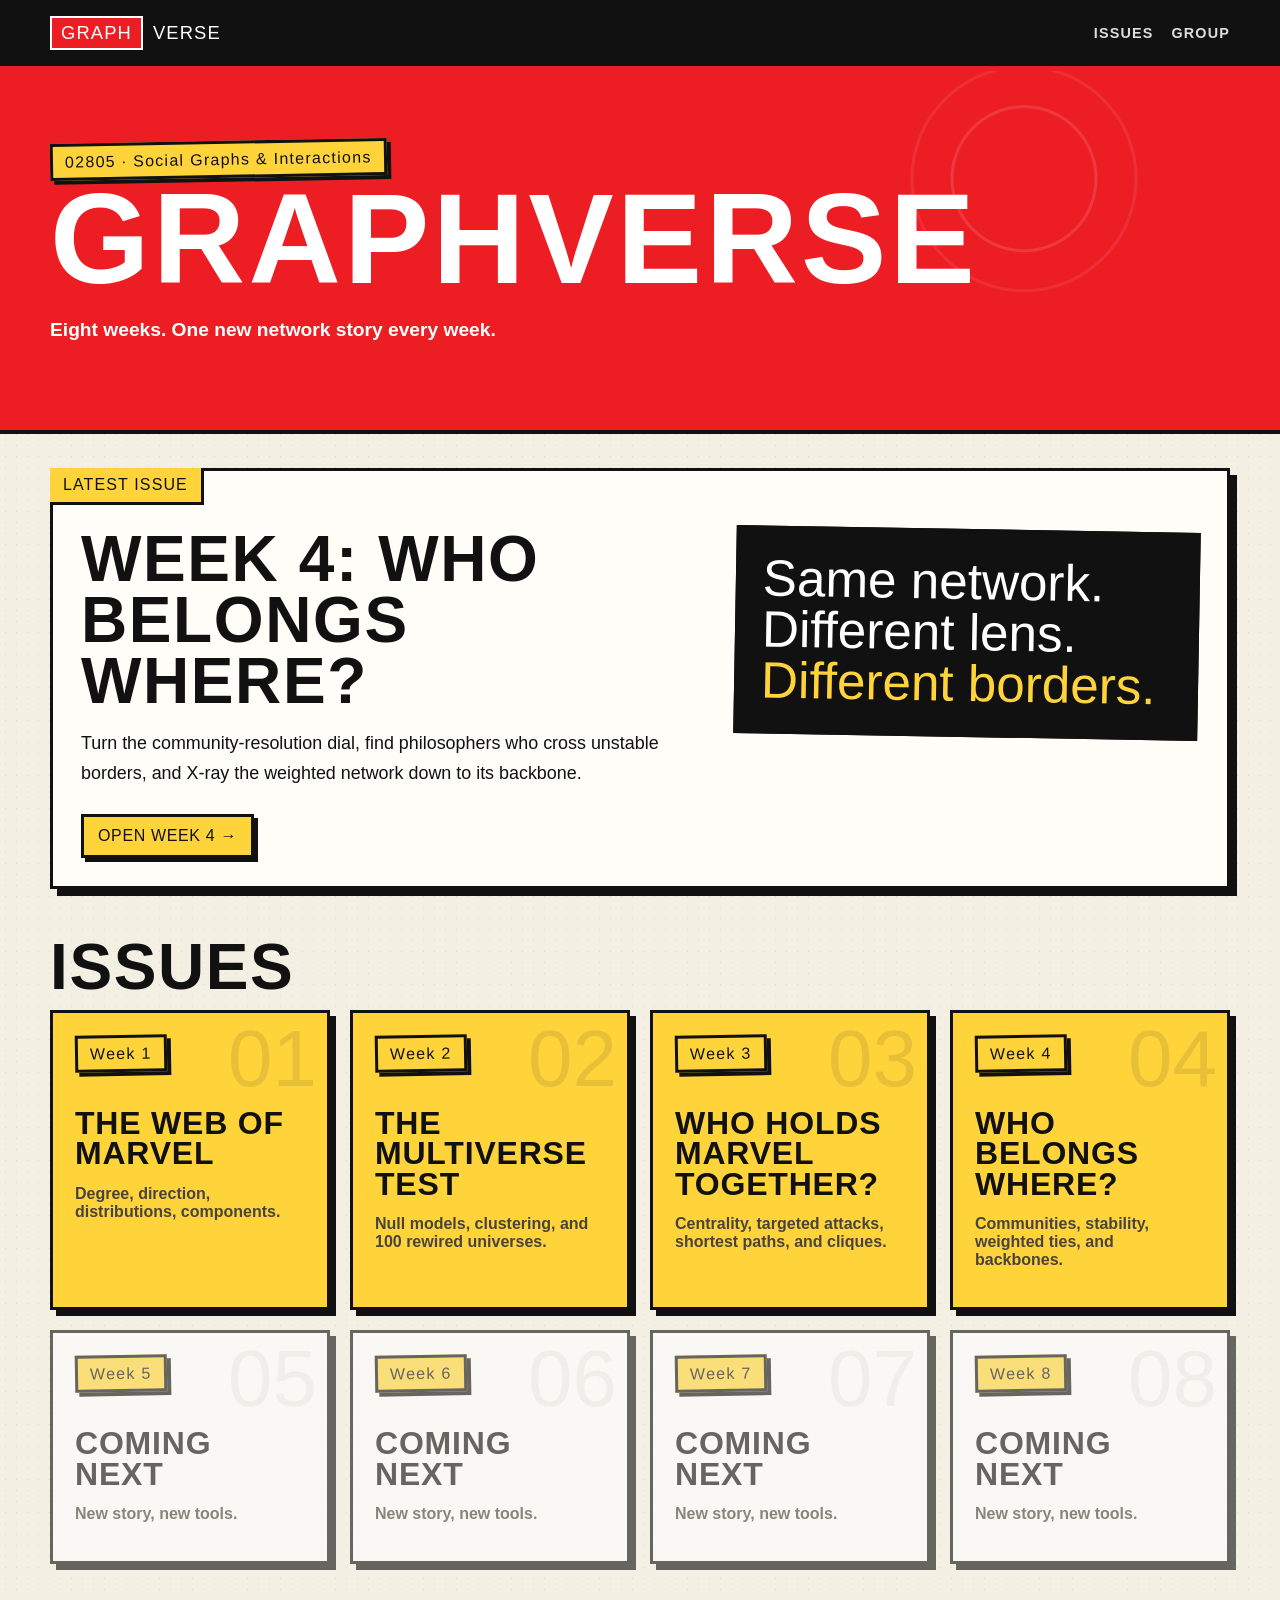
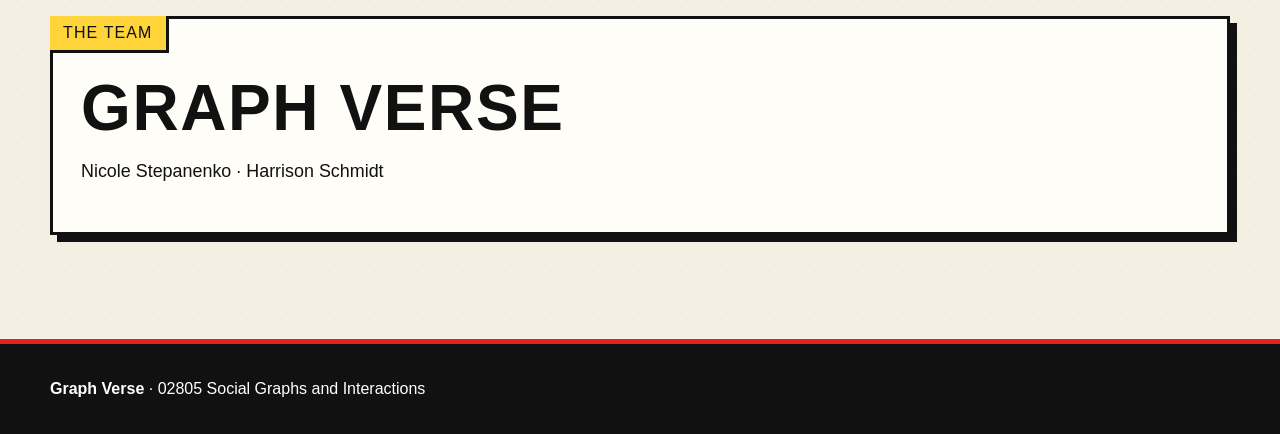
<file: index.html>
<!doctype html>
<html lang="en">
<head>
<meta charset="utf-8"><meta name="viewport" content="width=device-width,initial-scale=1">
<title>Graphverse</title><meta name="description" content="Weekly interactive network stories for 02805 Social Graphs and Interactions.">
<link rel="stylesheet" href="style.css">
</head>
<body>
<nav class="site-nav"><div class="wrap nav-inner"><a class="brand" href="./"><span class="brand-box">GRAPH</span>VERSE</a><div class="nav-links"><a href="#issues">Issues</a><a href="#group">Group</a></div></div></nav>
<header class="home-hero"><div class="wrap"><div class="issue-kicker">02805 · Social Graphs & Interactions</div><h1 class="home-title">GRAPHVERSE</h1><p class="home-sub">Eight weeks. One new network story every week.</p></div></header>
<main>
<section class="wrap" id="issues">
<div class="panel"><div class="panel-caption">Latest issue</div><div class="panel-pad" style="padding-top:4px">
<div class="story-intro"><div><h2>Week 4: Who Belongs Where?</h2><p class="story-copy">Turn the community-resolution dial, find philosophers who cross unstable borders, and X-ray the weighted network down to its backbone.</p><a href="posts/week4.html" class="comic-callout" style="text-decoration:none;margin-top:8px">Open Week 4 →</a></div><div class="big-quote">Same network.<br>Different lens.<br><em>Different borders.</em></div></div>
</div></div>
<h2 style="margin-top:48px">Issues</h2>
<div class="issue-grid">
<a class="issue-card active" href="posts/week1.html"><span class="issue-no">01</span><div class="content"><div class="issue-kicker">Week 1</div><h3>The Web of Marvel</h3><p>Degree, direction, distributions, components.</p></div></a>
<a class="issue-card active" href="posts/week2.html"><span class="issue-no">02</span><div class="content"><div class="issue-kicker">Week 2</div><h3>The Multiverse Test</h3><p>Null models, clustering, and 100 rewired universes.</p></div></a>
<a class="issue-card active" href="posts/week3.html"><span class="issue-no">03</span><div class="content"><div class="issue-kicker">Week 3</div><h3>Who Holds Marvel Together?</h3><p>Centrality, targeted attacks, shortest paths, and cliques.</p></div></a>
<a class="issue-card active" href="posts/week4.html"><span class="issue-no">04</span><div class="content"><div class="issue-kicker">Week 4</div><h3>Who Belongs Where?</h3><p>Communities, stability, weighted ties, and backbones.</p></div></a>
<div class="issue-card locked"><span class="issue-no">05</span><div class="content"><div class="issue-kicker">Week 5</div><h3>Coming next</h3><p>New story, new tools.</p></div></div>
<div class="issue-card locked"><span class="issue-no">06</span><div class="content"><div class="issue-kicker">Week 6</div><h3>Coming next</h3><p>New story, new tools.</p></div></div>
<div class="issue-card locked"><span class="issue-no">07</span><div class="content"><div class="issue-kicker">Week 7</div><h3>Coming next</h3><p>New story, new tools.</p></div></div>
<div class="issue-card locked"><span class="issue-no">08</span><div class="content"><div class="issue-kicker">Week 8</div><h3>Coming next</h3><p>New story, new tools.</p></div></div>
</div></section>
<section class="wrap" id="group" style="margin-top:52px"><div class="panel"><div class="panel-caption">The team</div><div class="panel-pad" style="padding-top:5px"><h2 data-group>YOUR GROUP NAME</h2><p class="story-copy" data-members>Member 1 · Member 2 · Member 3</p></div></div></section>
</main>
<footer class="site-footer"><div class="wrap"><strong data-group>YOUR GROUP NAME</strong> · <span data-course>02805 Social Graphs and Interactions</span></div></footer>
<script src="site-config.js"></script><script>
document.querySelectorAll("[data-group]").forEach(el => el.textContent = SITE.groupName);
document.querySelectorAll("[data-members]").forEach(el => el.textContent = SITE.members.join(" · "));
document.querySelectorAll("[data-course]").forEach(el => el.textContent = SITE.course);
</script></body></html>
</file>
<file: style.css>
:root{
  --paper:#f4efe3;
  --white:#fffdf8;
  --ink:#111111;
  --muted:#625f58;
  --red:#ed1d24;
  --yellow:#ffd43b;
  --blue:#1f5dff;
  --cyan:#59c8ff;
  --purple:#7957d5;
  --green:#2aa876;
  --panel:#fffaf0;
  --max:1180px;
}
*{box-sizing:border-box}
html{scroll-behavior:smooth}
body{
  margin:0;
  color:var(--ink);
  font-family:Arial, Helvetica, sans-serif;
  background-color:var(--paper);
  background-image:
    radial-gradient(rgba(17,17,17,.09) .75px, transparent .75px);
  background-size:11px 11px;
}
a{color:inherit}
img,svg{max-width:100%}
.wrap{width:min(var(--max),calc(100% - 34px));margin:auto}

.site-nav{
  background:var(--ink);
  color:white;
  border-bottom:5px solid var(--red);
}
.nav-inner{
  min-height:66px;
  display:flex;align-items:center;justify-content:space-between;gap:20px;
}
.brand{
  text-decoration:none;
  display:flex;align-items:center;gap:10px;
  font-family:Impact,"Arial Black",sans-serif;
  letter-spacing:.06em;
  font-size:1.15rem;
}
.brand-box{
  display:inline-block;
  background:var(--red);
  color:white;
  border:2px solid white;
  padding:6px 9px 5px;
  line-height:1;
}
.nav-links{display:flex;gap:18px;flex-wrap:wrap}
.nav-links a{
  text-decoration:none;color:#ddd;font-weight:800;font-size:.9rem;text-transform:uppercase;letter-spacing:.08em
}
.nav-links a:hover{color:var(--yellow)}

.masthead{
  position:relative;
  overflow:hidden;
  border-bottom:4px solid var(--ink);
  background:
    linear-gradient(135deg,rgba(255,255,255,.12) 25%,transparent 25%) 0 0/18px 18px,
    var(--red);
  color:white;
}
.masthead::after{
  content:"";
  position:absolute;right:-100px;top:-180px;width:520px;height:520px;border-radius:50%;
  border:40px solid rgba(255,255,255,.08);
  box-shadow:0 0 0 40px rgba(255,255,255,.05),0 0 0 80px rgba(255,255,255,.03);
}
.masthead-inner{position:relative;z-index:2;padding:68px 0 62px}
.issue-kicker{
  display:inline-block;
  background:var(--yellow);
  color:var(--ink);
  border:3px solid var(--ink);
  box-shadow:4px 4px 0 var(--ink);
  padding:7px 12px 6px;
  font-family:Impact,"Arial Black",sans-serif;
  letter-spacing:.08em;
  transform:rotate(-1deg);
}
h1,h2,h3{
  font-family:Impact,"Arial Black",Arial,sans-serif;
  text-transform:uppercase;
  letter-spacing:.025em;
  line-height:.95;
}
h1{font-size:clamp(3.5rem,9vw,8.4rem);margin:.18em 0 .12em;max-width:1050px}
h2{font-size:clamp(2.1rem,5vw,4rem);margin:0 0 12px}
h3{font-size:1.45rem;margin:0 0 8px}
.deck{
  font-size:clamp(1.05rem,2vw,1.35rem);
  max-width:820px;
  line-height:1.45;
  margin:0;
  font-weight:700;
}
.byline{
  margin-top:22px;
  display:flex;gap:10px;flex-wrap:wrap;
}
.pill{
  background:white;color:var(--ink);border:2px solid var(--ink);padding:7px 11px;font-weight:800;
}

main{padding:34px 0 70px}
.panel{
  background:var(--white);
  border:3px solid var(--ink);
  box-shadow:7px 7px 0 var(--ink);
  margin:0 0 34px;
  position:relative;
}
.panel-pad{padding:28px}
.panel-caption{
  display:inline-block;
  margin:-3px 0 20px -3px;
  background:var(--yellow);
  border-right:3px solid var(--ink);
  border-bottom:3px solid var(--ink);
  padding:8px 13px;
  font-family:Impact,"Arial Black",sans-serif;
  text-transform:uppercase;letter-spacing:.07em;
}
.story-intro{
  display:grid;grid-template-columns:1.15fr .85fr;gap:26px;align-items:start;
}
.story-copy{
  font-size:1.12rem;line-height:1.65;
}
.story-copy p:first-child{margin-top:0}
.big-quote{
  background:var(--ink);color:white;
  border:3px solid var(--ink);
  padding:24px;
  font-family:Impact,"Arial Black",sans-serif;
  font-size:clamp(2rem,4vw,3.2rem);
  line-height:1;
  transform:rotate(1deg);
}
.big-quote em{color:var(--yellow);font-style:normal}

.metrics{
  display:grid;grid-template-columns:repeat(4,1fr);gap:16px;margin:28px 0 0;
}
.metric{
  border:3px solid var(--ink);
  background:var(--white);
  padding:18px;
  min-height:145px;
}
.metric:nth-child(1){background:var(--red);color:white}
.metric:nth-child(2){background:var(--yellow)}
.metric:nth-child(3){background:var(--blue);color:white}
.metric:nth-child(4){background:var(--ink);color:white}
.metric .num{
  font-family:Impact,"Arial Black",sans-serif;
  font-size:2.9rem;line-height:1;
}
.metric .label{
  margin-top:8px;font-weight:900;text-transform:uppercase;font-size:.82rem;letter-spacing:.06em
}
.metric .sub{font-size:.88rem;margin-top:7px;opacity:.88}

.figure-title{
  display:flex;justify-content:space-between;align-items:end;gap:20px;margin-bottom:18px
}
.figure-title p{max-width:650px;margin:0;color:var(--muted);font-weight:600;line-height:1.5}
.figure-frame{
  border:3px solid var(--ink);
  background:white;
  min-height:420px;
  position:relative;
  overflow:hidden;
}
.figure-note{
  margin-top:12px;color:var(--muted);font-size:.9rem;font-weight:600
}
.tooltip{
  position:fixed;pointer-events:none;z-index:999;
  background:var(--ink);color:white;border:2px solid white;box-shadow:4px 4px 0 var(--red);
  padding:9px 11px;font-size:.86rem;max-width:240px;display:none;
}
.comic-callout{
  display:inline-block;background:var(--yellow);border:3px solid var(--ink);box-shadow:4px 4px 0 var(--ink);
  padding:10px 14px;font-family:Impact,"Arial Black",sans-serif;text-transform:uppercase;letter-spacing:.04em;
}
.two-col{display:grid;grid-template-columns:1fr 1fr;gap:24px}
.chart-card{
  border:3px solid var(--ink);background:white;padding:18px
}
.chart-card.red-head h3{background:var(--red);color:white;margin:-18px -18px 16px;padding:12px 15px;border-bottom:3px solid var(--ink)}
.chart-card.blue-head h3{background:var(--blue);color:white;margin:-18px -18px 16px;padding:12px 15px;border-bottom:3px solid var(--ink)}
.leader-row{display:grid;grid-template-columns:minmax(120px,1fr) 2.6fr 46px;gap:10px;align-items:center;margin:10px 0}
.leader-name{font-weight:900;font-size:.92rem;white-space:nowrap;overflow:hidden;text-overflow:ellipsis}
.bar-track{height:18px;border:2px solid var(--ink);background:#eee}
.bar{height:100%}
.bar.in{background:var(--red)}
.bar.out{background:var(--blue)}
.leader-value{text-align:right;font-family:Impact,"Arial Black",sans-serif;font-size:1.15rem}

.controls{display:flex;gap:8px;flex-wrap:wrap;margin-bottom:14px}
button{
  appearance:none;border:2px solid var(--ink);background:white;color:var(--ink);
  padding:8px 12px;font-weight:900;text-transform:uppercase;letter-spacing:.04em;cursor:pointer;
  box-shadow:3px 3px 0 var(--ink);
}
button.active{background:var(--yellow)}
button:active{transform:translate(2px,2px);box-shadow:1px 1px 0 var(--ink)}

.component-grid{
  display:grid;grid-template-columns:1fr 1fr;gap:22px
}
.dot-field{
  display:grid;grid-template-columns:repeat(23,1fr);gap:5px
}
.hero-dot{
  aspect-ratio:1;border:1px solid var(--ink);background:#ddd
}
.hero-dot.giant{background:var(--red)}
.hero-dot.island{background:var(--yellow)}
.hero-dot.isolate{background:var(--blue)}
.name-list{
  columns:2;column-gap:24px;margin:12px 0 0;padding-left:18px
}
.name-list li{break-inside:avoid;margin:4px 0;font-size:.9rem}
.insight-list{
  display:grid;grid-template-columns:repeat(3,1fr);gap:18px
}
.insight{
  border:3px solid var(--ink);background:white;padding:21px;position:relative
}
.insight:nth-child(1)::before{content:"1";background:var(--red);color:white}
.insight:nth-child(2)::before{content:"2";background:var(--yellow)}
.insight:nth-child(3)::before{content:"3";background:var(--blue);color:white}
.insight::before{
  position:absolute;right:-3px;top:-3px;width:42px;height:42px;border-left:3px solid var(--ink);border-bottom:3px solid var(--ink);
  display:grid;place-items:center;font-family:Impact,"Arial Black",sans-serif;font-size:1.4rem
}
.insight p{line-height:1.55;margin-bottom:0}
.method{
  font-size:.95rem;line-height:1.6;color:#333
}
.method code{background:#ece6da;padding:2px 5px;border:1px solid #cfc7b7}
.error-box{
  display:none;background:#fff0f0;border:3px solid var(--red);padding:18px;margin-bottom:24px;font-weight:800
}

.home-hero{
  padding:70px 0;
  background:
    radial-gradient(circle at 80% 30%, transparent 0 70px, rgba(255,255,255,.12) 71px 73px, transparent 74px 110px, rgba(255,255,255,.08) 111px 113px, transparent 114px),
    var(--red);
  color:white;border-bottom:4px solid var(--ink)
}
.home-title{font-size:clamp(4rem,10vw,9rem);margin:0}
.home-sub{font-weight:800;font-size:1.2rem;max-width:720px}
.issue-grid{
  display:grid;grid-template-columns:repeat(4,1fr);gap:20px
}
.issue-card{
  display:block;text-decoration:none;background:white;border:3px solid var(--ink);box-shadow:6px 6px 0 var(--ink);min-height:230px;
  position:relative;overflow:hidden;transition:.12s transform
}
.issue-card:hover{transform:translate(-2px,-2px)}
.issue-card .issue-no{
  position:absolute;right:10px;top:6px;font-family:Impact,"Arial Black",sans-serif;font-size:5rem;color:#eee;line-height:1
}
.issue-card .content{position:relative;z-index:2;padding:22px}
.issue-card.active{background:var(--yellow)}
.issue-card.active .issue-no{color:rgba(17,17,17,.10)}
.issue-card h3{font-size:2rem;margin-top:36px}
.issue-card p{font-weight:700;color:#48443d}
.issue-card.locked{opacity:.62}
.site-footer{
  background:var(--ink);color:white;padding:36px 0;border-top:5px solid var(--red)
}

@media(max-width:920px){
  .story-intro,.two-col,.component-grid{grid-template-columns:1fr}
  .metrics,.issue-grid,.insight-list{grid-template-columns:repeat(2,1fr)}
}
@media(max-width:620px){
  .nav-inner{padding:12px 0;align-items:flex-start;flex-direction:column}
  .metrics,.issue-grid,.insight-list{grid-template-columns:1fr}
  .dot-field{grid-template-columns:repeat(16,1fr)}
  .name-list{columns:1}
  .leader-row{grid-template-columns:110px 1fr 38px}
}
</file>
